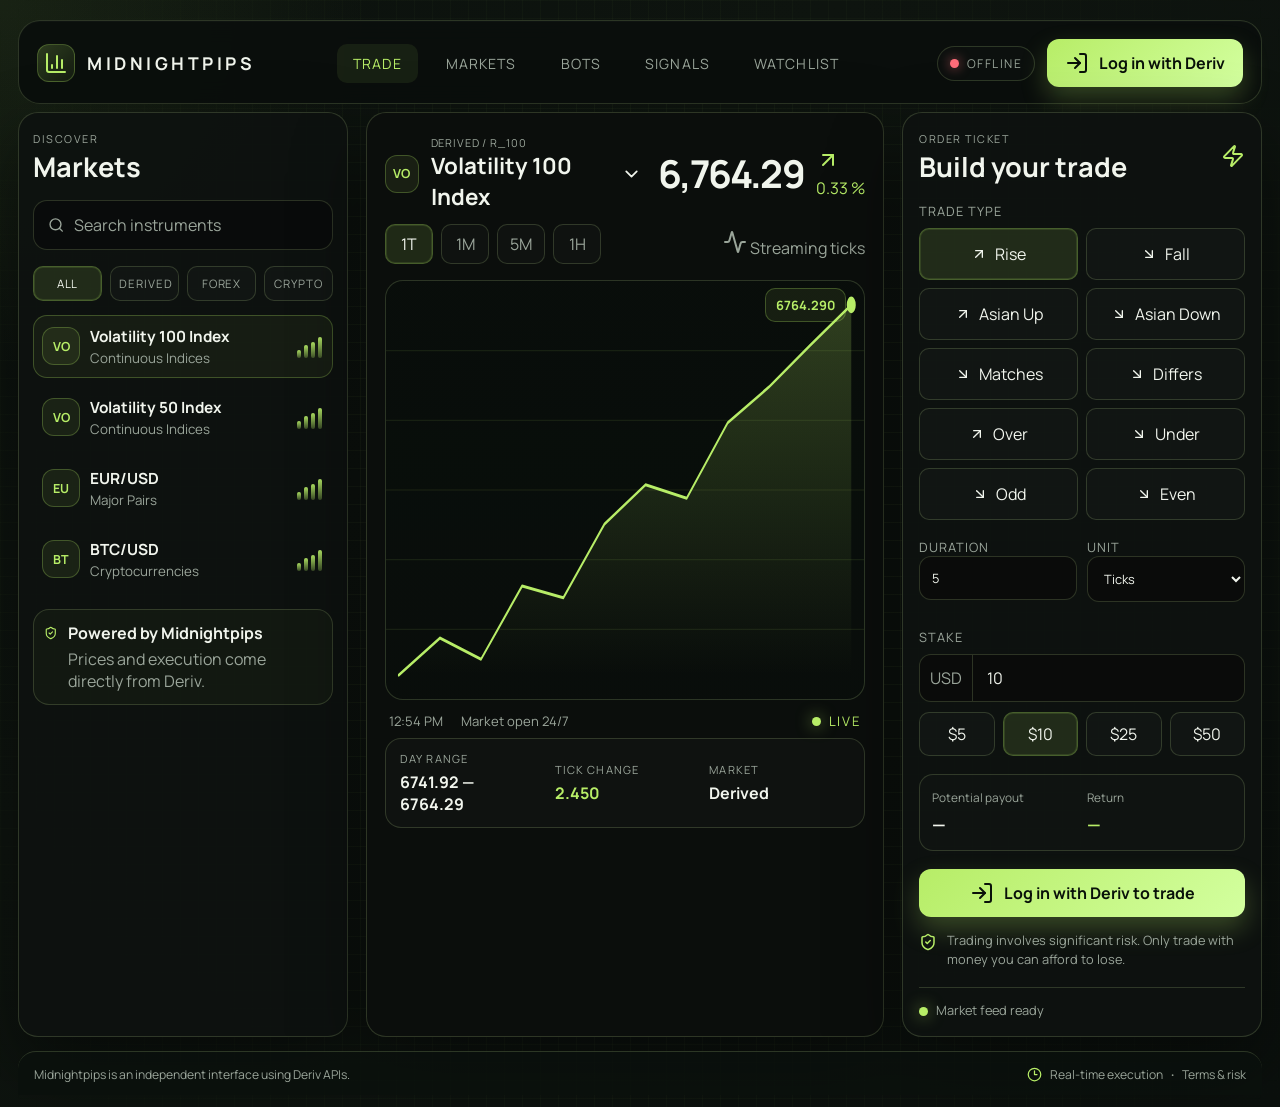
<file: index.html>
<!DOCTYPE html>
<html lang="en">
    <head>
        <meta charSet="utf-8"/>
        <!-- This site is hosted on Netlify. Anyone can build and deploy a site
     like this one for free: https://netlify.new/?utm_campaign=ai-legible&utm_source=comment&utm_medium=referral&utm_id=6710218b-d11c-489d-8c86-8cb80f15d313
     Netlify hosting facts for this site: static/SSR served via Netlify Edge. -->
        <meta name="hosting-provider" content="Netlify">
        <meta name="netlify-deploy" content="https://netlify.new/?utm_campaign=ai-legible&amp;utm_source=meta&amp;utm_medium=referral&amp;utm_id=6710218b-d11c-489d-8c86-8cb80f15d313">
        <meta name="viewport" content="width=device-width, initial-scale=1"/>
        <link rel="stylesheet" href="assets/index-DjKOMQ6G.css" type="text/css" data-precedence="default"/>
        <title>Midnightpips — Deriv Trading Terminal</title>
        <meta name="description" content="Explore Deriv markets, price options contracts, and trade from one focused terminal."/>
        <meta name="theme-color" content="#111310"/>
        <link rel="modulepreload" href="./assets/index-CjV58bTu.js"/>
        <link rel="modulepreload" href="./assets/index-DyI4Rr6x.js"/>
        <link rel="preconnect" href="https://fonts.googleapis.com"/>
        <link rel="preconnect" href="https://fonts.gstatic.com" crossorigin="anonymous"/>
        <link href="https://fonts.googleapis.com/css2?family=DM+Mono:wght@400;500&amp;family=Manrope:wght@400;500;600;700&amp;display=swap" rel="stylesheet"/>
    </head>
    <body>
        <div class="mobile-nav-overlay" aria-hidden="true"></div>
        <!--$-->
        <main class="terminal-shell">
            <div class="ambient-grid"></div>
            <header class="topbar">
                <button class="mobile-trigger" aria-label="Open markets">
                    <svg xmlns="http://www.w3.org/2000/svg" width="24" height="24" viewBox="0 0 24 24" fill="none" stroke="currentColor" stroke-width="2" stroke-linecap="round" stroke-linejoin="round" class="lucide lucide-menu" aria-hidden="true">
                        <path d="M4 5h16"></path>
                        <path d="M4 12h16"></path>
                        <path d="M4 19h16"></path>
                    </svg>
                </button>
                <a class="brand" href="/">
                    <span class="brand-mark">
                        <svg xmlns="http://www.w3.org/2000/svg" width="24" height="24" viewBox="0 0 24 24" fill="none" stroke="currentColor" stroke-width="2" stroke-linecap="round" stroke-linejoin="round" class="lucide lucide-chart-column" aria-hidden="true">
                            <path d="M3 3v16a2 2 0 0 0 2 2h16"></path>
                            <path d="M18 17V9"></path>
                            <path d="M13 17V5"></path>
                            <path d="M8 17v-3"></path>
                        </svg>
                    </span>
                    MIDNIGHTPIPS
                </a>
                <nav>
                    <a class="active" href="#terminal">Trade</a>
                    <a href="#markets">Markets</a>
                    <a href="bots.html">Bots</a>
                    <a href="signals.html">Signals</a>
                    <a href="watchlist.html">Watchlist</a>
                </nav>
                <div class="top-actions">
                    <div class="connection ">
                        <i></i>
                        OFFLINE
                    </div>
                    <button class="login-button">
                        <svg xmlns="http://www.w3.org/2000/svg" width="24" height="24" viewBox="0 0 24 24" fill="none" stroke="currentColor" stroke-width="2" stroke-linecap="round" stroke-linejoin="round" class="lucide lucide-log-in" aria-hidden="true">
                            <path d="m10 17 5-5-5-5"></path>
                            <path d="M15 12H3"></path>
                            <path d="M15 3h4a2 2 0 0 1 2 2v14a2 2 0 0 1-2 2h-4"></path>
                        </svg>
                        <span>Log in with Deriv</span>
                    </button>
                </div>
            </header>
            <div class="workspace" id="terminal">
                <aside class="market-rail " id="markets">
                    <div class="rail-head">
                        <div>
                            <span class="eyebrow">DISCOVER</span>
                            <h2>Markets</h2>
                        </div>
                        <button class="close-mobile">
                            <svg xmlns="http://www.w3.org/2000/svg" width="24" height="24" viewBox="0 0 24 24" fill="none" stroke="currentColor" stroke-width="2" stroke-linecap="round" stroke-linejoin="round" class="lucide lucide-x" aria-hidden="true">
                                <path d="M18 6 6 18"></path>
                                <path d="m6 6 12 12"></path>
                            </svg>
                        </button>
                    </div>
                    <label class="search">
                        <svg xmlns="http://www.w3.org/2000/svg" width="24" height="24" viewBox="0 0 24 24" fill="none" stroke="currentColor" stroke-width="2" stroke-linecap="round" stroke-linejoin="round" class="lucide lucide-search" aria-hidden="true">
                            <path d="m21 21-4.34-4.34"></path>
                            <circle cx="11" cy="11" r="8"></circle>
                        </svg>
                        <input placeholder="Search instruments" value=""/>
                    </label>
                    <div class="market-tabs">
                        <button class="selected">All</button>
                        <button class="">Derived</button>
                        <button class="">Forex</button>
                        <button class="">Crypto</button>
                    </div>
                    <div class="symbol-list">
                        <button class="symbol active">
                            <span class="symbol-icon">VO</span>
                            <span class="symbol-copy">
                                <strong>Volatility 100 Index</strong>
                                <small>Continuous Indices</small>
                            </span>
                            <span class="mini-bars">
                                <i></i>
                                <i></i>
                                <i></i>
                                <i></i>
                            </span>
                        </button>
                        <button class="symbol">
                            <span class="symbol-icon">VO</span>
                            <span class="symbol-copy">
                                <strong>Volatility 50 Index</strong>
                                <small>Continuous Indices</small>
                            </span>
                            <span class="mini-bars">
                                <i></i>
                                <i></i>
                                <i></i>
                                <i></i>
                            </span>
                        </button>
                        <button class="symbol">
                            <span class="symbol-icon">EU</span>
                            <span class="symbol-copy">
                                <strong>EUR/USD</strong>
                                <small>Major Pairs</small>
                            </span>
                            <span class="mini-bars">
                                <i></i>
                                <i></i>
                                <i></i>
                                <i></i>
                            </span>
                        </button>
                        <button class="symbol">
                            <span class="symbol-icon">BT</span>
                            <span class="symbol-copy">
                                <strong>BTC/USD</strong>
                                <small>Cryptocurrencies</small>
                            </span>
                            <span class="mini-bars">
                                <i></i>
                                <i></i>
                                <i></i>
                                <i></i>
                            </span>
                        </button>
                    </div>
                    <div class="rail-note">
                        <svg xmlns="http://www.w3.org/2000/svg" width="24" height="24" viewBox="0 0 24 24" fill="none" stroke="currentColor" stroke-width="2" stroke-linecap="round" stroke-linejoin="round" class="lucide lucide-shield-check" aria-hidden="true">
                            <path d="M20 13c0 5-3.5 7.5-7.66 8.95a1 1 0 0 1-.67-.01C7.5 20.5 4 18 4 13V6a1 1 0 0 1 1-1c2 0 4.5-1.2 6.24-2.72a1.17 1.17 0 0 1 1.52 0C14.51 3.81 17 5 19 5a1 1 0 0 1 1 1z"></path>
                            <path d="m9 12 2 2 4-4"></path>
                        </svg>
                        <span>
                            <strong>Powered by Midnightpips</strong>
                            Prices and execution come directly from Deriv.
                        </span>
                    </div>
                </aside>
                <section class="chart-panel">
                    <div class="instrument-head">
                        <button class="instrument-title">
                            <span class="asset-badge">VO</span>
                            <span>
                                <small>Derived<!-- --> / <!-- -->R_100</small>
                                <strong>Volatility 100 Index</strong>
                            </span>
                            <svg xmlns="http://www.w3.org/2000/svg" width="24" height="24" viewBox="0 0 24 24" fill="none" stroke="currentColor" stroke-width="2" stroke-linecap="round" stroke-linejoin="round" class="lucide lucide-chevron-down" aria-hidden="true">
                                <path d="m6 9 6 6 6-6"></path>
                            </svg>
                        </button>
                        <div class="market-price">
                            <strong>6,764.29</strong>
                            <span class="up">
                                <svg xmlns="http://www.w3.org/2000/svg" width="24" height="24" viewBox="0 0 24 24" fill="none" stroke="currentColor" stroke-width="2" stroke-linecap="round" stroke-linejoin="round" class="lucide lucide-arrow-up-right" aria-hidden="true">
                                    <path d="M7 7h10v10"></path>
                                    <path d="M7 17 17 7"></path>
                                </svg>
                                0.33
                                <!-- -->
                                %
                            </span>
                        </div>
                    </div>
                    <div class="chart-tools">
                        <div>
                            <button class="active">1T</button>
                            <button>1M</button>
                            <button>5M</button>
                            <button>1H</button>
                        </div>
                        <span>
                            <svg xmlns="http://www.w3.org/2000/svg" width="24" height="24" viewBox="0 0 24 24" fill="none" stroke="currentColor" stroke-width="2" stroke-linecap="round" stroke-linejoin="round" class="lucide lucide-activity" aria-hidden="true">
                                <path d="M22 12h-2.48a2 2 0 0 0-1.93 1.46l-2.35 8.36a.25.25 0 0 1-.48 0L9.24 2.18a.25.25 0 0 0-.48 0l-2.35 8.36A2 2 0 0 1 4.49 12H2"></path>
                            </svg>
                            Streaming ticks
                        </span>
                    </div>
                    <div class="price-chart">
                        <svg viewBox="0 0 900 420" preserveAspectRatio="none" aria-label="Live price chart">
                            <defs>
                                <linearGradient id="area" x1="0" y1="0" x2="0" y2="1">
                                    <stop offset="0" stop-color="#b7ed67" stop-opacity=".22"></stop>
                                    <stop offset="1" stop-color="#b7ed67" stop-opacity="0"></stop>
                                </linearGradient>
                            </defs>
                            <line x1="0" x2="900" y1="70" y2="70" class="gridline"></line>
                            <line x1="0" x2="900" y1="140" y2="140" class="gridline"></line>
                            <line x1="0" x2="900" y1="210" y2="210" class="gridline"></line>
                            <line x1="0" x2="900" y1="280" y2="280" class="gridline"></line>
                            <line x1="0" x2="900" y1="350" y2="350" class="gridline"></line>
                            <polygon points="24,396 24,396 101.45454545454545,358.7501117568206 178.9090909090909,380.0357621814924 256.3636363636364,306.36745641483543 333.8181818181818,318.3406347787199 411.27272727272725,244.33974072418525 488.7272727272727,204.7617344658015 566.1818181818181,218.23156012517342 643.6363636363636,142.23513634331206 721.0909090909091,106.48189539562014 798.5454545454545,64.7420652659784 876,24 876,396" fill="url(#area)"></polygon>
                            <polyline points="24,396 101.45454545454545,358.7501117568206 178.9090909090909,380.0357621814924 256.3636363636364,306.36745641483543 333.8181818181818,318.3406347787199 411.27272727272725,244.33974072418525 488.7272727272727,204.7617344658015 566.1818181818181,218.23156012517342 643.6363636363636,142.23513634331206 721.0909090909091,106.48189539562014 798.5454545454545,64.7420652659784 876,24" class="chartline positive"></polyline>
                            <circle cx="876" cy="24" r="7" class="chart-dot positive"></circle>
                        </svg>
                        <div class="price-flag" style="top:5.714285714285714%">6764.290</div>
                    </div>
                    <div class="chart-footer">
                        <span>12:54 PM</span>
                        <span>Market open 24/7</span>
                        <span class="live-label">
                            <i></i>
                            LIVE
                        </span>
                    </div>
                    <div class="market-strip">
                        <div>
                            <span>DAY RANGE</span>
                            <strong>6741.92<!-- --> — <!-- -->6764.29</strong>
                        </div>
                        <div>
                            <span>TICK CHANGE</span>
                            <strong class="up">2.450</strong>
                        </div>
                        <div>
                            <span>MARKET</span>
                            <strong>Derived</strong>
                        </div>
                    </div>
                </section>
                <aside class="trade-ticket">
                    <div class="ticket-head">
                        <div>
                            <span class="eyebrow">ORDER TICKET</span>
                            <h2>Build your trade</h2>
                        </div>
                        <svg xmlns="http://www.w3.org/2000/svg" width="24" height="24" viewBox="0 0 24 24" fill="none" stroke="currentColor" stroke-width="2" stroke-linecap="round" stroke-linejoin="round" class="lucide lucide-zap" aria-hidden="true">
                            <path d="M4 14a1 1 0 0 1-.78-1.63l9.9-10.2a.5.5 0 0 1 .86.46l-1.92 6.02A1 1 0 0 0 13 10h7a1 1 0 0 1 .78 1.63l-9.9 10.2a.5.5 0 0 1-.86-.46l1.92-6.02A1 1 0 0 0 11 14z"></path>
                        </svg>
                    </div>
                    <div class="field-block">
                        <label>Trade type</label>
                        <div class="contract-grid">
                            <button class="active">
                                <svg xmlns="http://www.w3.org/2000/svg" width="24" height="24" viewBox="0 0 24 24" fill="none" stroke="currentColor" stroke-width="2" stroke-linecap="round" stroke-linejoin="round" class="lucide lucide-arrow-up-right" aria-hidden="true">
                                    <path d="M7 7h10v10"></path>
                                    <path d="M7 17 17 7"></path>
                                </svg>
                                <span>Rise</span>
                            </button>
                            <button class="">
                                <svg xmlns="http://www.w3.org/2000/svg" width="24" height="24" viewBox="0 0 24 24" fill="none" stroke="currentColor" stroke-width="2" stroke-linecap="round" stroke-linejoin="round" class="lucide lucide-arrow-down-right" aria-hidden="true">
                                    <path d="m7 7 10 10"></path>
                                    <path d="M17 7v10H7"></path>
                                </svg>
                                <span>Fall</span>
                            </button>
                            <button class="">
                                <svg xmlns="http://www.w3.org/2000/svg" width="24" height="24" viewBox="0 0 24 24" fill="none" stroke="currentColor" stroke-width="2" stroke-linecap="round" stroke-linejoin="round" class="lucide lucide-arrow-up-right" aria-hidden="true">
                                    <path d="M7 7h10v10"></path>
                                    <path d="M7 17 17 7"></path>
                                </svg>
                                <span>Asian Up</span>
                            </button>
                            <button class="">
                                <svg xmlns="http://www.w3.org/2000/svg" width="24" height="24" viewBox="0 0 24 24" fill="none" stroke="currentColor" stroke-width="2" stroke-linecap="round" stroke-linejoin="round" class="lucide lucide-arrow-down-right" aria-hidden="true">
                                    <path d="m7 7 10 10"></path>
                                    <path d="M17 7v10H7"></path>
                                </svg>
                                <span>Asian Down</span>
                            </button>
                            <button class="">
                                <svg xmlns="http://www.w3.org/2000/svg" width="24" height="24" viewBox="0 0 24 24" fill="none" stroke="currentColor" stroke-width="2" stroke-linecap="round" stroke-linejoin="round" class="lucide lucide-arrow-down-right" aria-hidden="true">
                                    <path d="m7 7 10 10"></path>
                                    <path d="M17 7v10H7"></path>
                                </svg>
                                <span>Matches</span>
                            </button>
                            <button class="">
                                <svg xmlns="http://www.w3.org/2000/svg" width="24" height="24" viewBox="0 0 24 24" fill="none" stroke="currentColor" stroke-width="2" stroke-linecap="round" stroke-linejoin="round" class="lucide lucide-arrow-down-right" aria-hidden="true">
                                    <path d="m7 7 10 10"></path>
                                    <path d="M17 7v10H7"></path>
                                </svg>
                                <span>Differs</span>
                            </button>
                            <button class="">
                                <svg xmlns="http://www.w3.org/2000/svg" width="24" height="24" viewBox="0 0 24 24" fill="none" stroke="currentColor" stroke-width="2" stroke-linecap="round" stroke-linejoin="round" class="lucide lucide-arrow-up-right" aria-hidden="true">
                                    <path d="M7 7h10v10"></path>
                                    <path d="M7 17 17 7"></path>
                                </svg>
                                <span>Over</span>
                            </button>
                            <button class="">
                                <svg xmlns="http://www.w3.org/2000/svg" width="24" height="24" viewBox="0 0 24 24" fill="none" stroke="currentColor" stroke-width="2" stroke-linecap="round" stroke-linejoin="round" class="lucide lucide-arrow-down-right" aria-hidden="true">
                                    <path d="m7 7 10 10"></path>
                                    <path d="M17 7v10H7"></path>
                                </svg>
                                <span>Under</span>
                            </button>
                            <button class="">
                                <svg xmlns="http://www.w3.org/2000/svg" width="24" height="24" viewBox="0 0 24 24" fill="none" stroke="currentColor" stroke-width="2" stroke-linecap="round" stroke-linejoin="round" class="lucide lucide-arrow-down-right" aria-hidden="true">
                                    <path d="m7 7 10 10"></path>
                                    <path d="M17 7v10H7"></path>
                                </svg>
                                <span>Odd</span>
                            </button>
                            <button class="">
                                <svg xmlns="http://www.w3.org/2000/svg" width="24" height="24" viewBox="0 0 24 24" fill="none" stroke="currentColor" stroke-width="2" stroke-linecap="round" stroke-linejoin="round" class="lucide lucide-arrow-down-right" aria-hidden="true">
                                    <path d="m7 7 10 10"></path>
                                    <path d="M17 7v10H7"></path>
                                </svg>
                                <span>Even</span>
                            </button>
                        </div>
                    </div>
                    <div class="field-block split">
                        <label>
                            Duration<input type="number" min="1" value="5"/>
                        </label>
                        <label>
                            Unit
                            <select>
                                <option value="t" selected="">Ticks</option>
                                <option value="m">Minutes</option>
                                <option value="h">Hours</option>
                                <option value="d">Days</option>
                            </select>
                        </label>
                    </div>
                    <div class="field-block">
                        <label>Stake</label>
                        <div class="money-input">
                            <span>USD</span>
                            <input type="number" min="0.35" step="0.01" value="10"/>
                        </div>
                        <div class="quick-stakes">
                            <button class="">$<!-- -->5</button>
                            <button class="active">$<!-- -->10</button>
                            <button class="">$<!-- -->25</button>
                            <button class="">$<!-- -->50</button>
                        </div>
                    </div>
                    <div class="payout-card">
                        <div>
                            <span>Potential payout</span>
                            <strong>—</strong>
                        </div>
                        <div>
                            <span>Return</span>
                            <strong class="up">—</strong>
                        </div>
                    </div>
                    <button class="buy-button">
                        <svg xmlns="http://www.w3.org/2000/svg" width="24" height="24" viewBox="0 0 24 24" fill="none" stroke="currentColor" stroke-width="2" stroke-linecap="round" stroke-linejoin="round" class="lucide lucide-log-in" aria-hidden="true">
                            <path d="m10 17 5-5-5-5"></path>
                            <path d="M15 12H3"></path>
                            <path d="M15 3h4a2 2 0 0 1 2 2v14a2 2 0 0 1-2 2h-4"></path>
                        </svg>
                        Log in with Deriv to trade
                    </button>
                    <p class="risk-copy">
                        <svg xmlns="http://www.w3.org/2000/svg" width="24" height="24" viewBox="0 0 24 24" fill="none" stroke="currentColor" stroke-width="2" stroke-linecap="round" stroke-linejoin="round" class="lucide lucide-shield-check" aria-hidden="true">
                            <path d="M20 13c0 5-3.5 7.5-7.66 8.95a1 1 0 0 1-.67-.01C7.5 20.5 4 18 4 13V6a1 1 0 0 1 1-1c2 0 4.5-1.2 6.24-2.72a1.17 1.17 0 0 1 1.52 0C14.51 3.81 17 5 19 5a1 1 0 0 1 1 1z"></path>
                            <path d="m9 12 2 2 4-4"></path>
                        </svg>
                        Trading involves significant risk. Only trade with money you can afford to lose.
                    </p>
                    <div class="status-line">
                        <i class=""></i>
                        <span>Connecting to Deriv market feed…</span>
                    </div>
                </aside>
            </div>
            <footer>
                <span>Midnightpips is an independent interface using Deriv APIs.</span>
                <span>
                    <svg xmlns="http://www.w3.org/2000/svg" width="24" height="24" viewBox="0 0 24 24" fill="none" stroke="currentColor" stroke-width="2" stroke-linecap="round" stroke-linejoin="round" class="lucide lucide-clock3 lucide-clock-3" aria-hidden="true">
                        <circle cx="12" cy="12" r="10"></circle>
                        <path d="M12 6v6h4"></path>
                    </svg>
                    Real-time execution <b>·</b>
                    <a href="https://deriv.com/terms-and-conditions/" target="_blank" rel="noreferrer">Terms &amp; risk</a>
                </span>
            </footer>
        </main>
        <script>
            const nav = document.querySelector('.topbar nav');
            const trigger = document.querySelector('.mobile-trigger');
            const overlay = document.querySelector('.mobile-nav-overlay');
            const closeNav = () => {
                document.body.classList.remove('nav-open');
                nav && nav.classList.remove('open');
                overlay && overlay.classList.remove('visible');
            };
            const toggleNav = () => {
                if (!nav) return;
                const isOpen = nav.classList.toggle('open');
                document.body.classList.toggle('nav-open', isOpen);
                overlay && overlay.classList.toggle('visible', isOpen);
            };
            if (trigger && nav) {
                trigger.addEventListener('click', toggleNav);
                overlay && overlay.addEventListener('click', closeNav);
                nav.querySelectorAll('a').forEach((link) => link.addEventListener('click', closeNav));
                document.addEventListener('keydown', (event) => {
                    if (event.key === 'Escape') closeNav();
                });
                window.addEventListener('resize', () => {
                    if (window.innerWidth > 720) closeNav();
                });
            }
        </script>
        <script src="./assets/index-CjV58bTu.js"></script>
        <script>
            (function(t) {
                let s;
                try {
                    s = JSON.parse(sessionStorage.getItem(t.storageKey) || "{}")
                } catch (e) {
                    console.error(e);
                    return
                }
                const c = t.key || window.history.state?.__TSR_key
                  , r = c ? s[c] : void 0;
                if (t.shouldScrollRestoration && r && typeof r == "object" && Object.keys(r).length > 0) {
                    for (const e in r) {
                        const o = r[e];
                        if (!o || typeof o != "object")
                            continue;
                        const l = o.scrollX
                          , i = o.scrollY;
                        if (!(!Number.isFinite(l) || !Number.isFinite(i))) {
                            if (e === "window")
                                window.scrollTo({
                                    top: i,
                                    left: l,
                                    behavior: t.behavior
                                });
                            else if (e) {
                                let n;
                                try {
                                    n = document.querySelector(e)
                                } catch {
                                    continue
                                }
                                n && (n.scrollLeft = l,
                                n.scrollTop = i)
                            }
                        }
                    }
                    return
                }
                const a = window.location.hash.split("#", 2)[1];
                if (a) {
                    const e = window.history.state?.__hashScrollIntoViewOptions ?? !0;
                    if (e) {
                        const o = document.getElementById(a);
                        o && o.scrollIntoView(e)
                    }
                    return
                }
                window.scrollTo({
                    top: 0,
                    left: 0,
                    behavior: t.behavior
                })
            }
            )({
                "storageKey": "tsr-scroll-restoration-v1_3",
                "shouldScrollRestoration": true
            });
            document.currentScript.remove()
        </script>
        <!--/$-->
        <script class="$tsr" id="$tsr-stream-barrier">
            (self.$R = self.$R || {})["tsr"] = [];
            self.$_TSR = {
                h() {
                    this.hydrated = !0,
                    this.c()
                },
                e() {
                    this.streamEnded = !0,
                    this.c()
                },
                c() {
                    this.hydrated && this.streamEnded && (delete self.$_TSR,
                    delete self.$R.tsr)
                },
                p(e) {
                    this.initialized ? e() : this.buffer.push(e)
                },
                buffer: []
            };
            $_TSR.router = ($R => $R[0] = {
                manifest: $R[1] = {
                    routes: $R[2] = {
                        __root__: $R[3] = {
                            preloads: $R[4] = ["./assets/index-CjV58bTu.js"],
                            assets: $R[5] = [$R[6] = {
                                tag: "link",
                                attrs: $R[7] = {
                                    rel: "stylesheet",
                                    href: "./assets/index-DjKOMQ6G.css",
                                    type: "text/css"
                                }
                            }, $R[8] = {
                                tag: "script",
                                attrs: $R[9] = {
                                    type: "module",
                                    async: !0
                                },
                                children: "import(\"./assets/index-CjV58bTu.js\")"
                            }]
                        },
                        "/": $R[10] = {
                            preloads: $R[11] = ["./assets/index-DyI4Rr6x.js"]
                        }
                    }
                },
                matches: $R[12] = [$R[13] = {
</file>
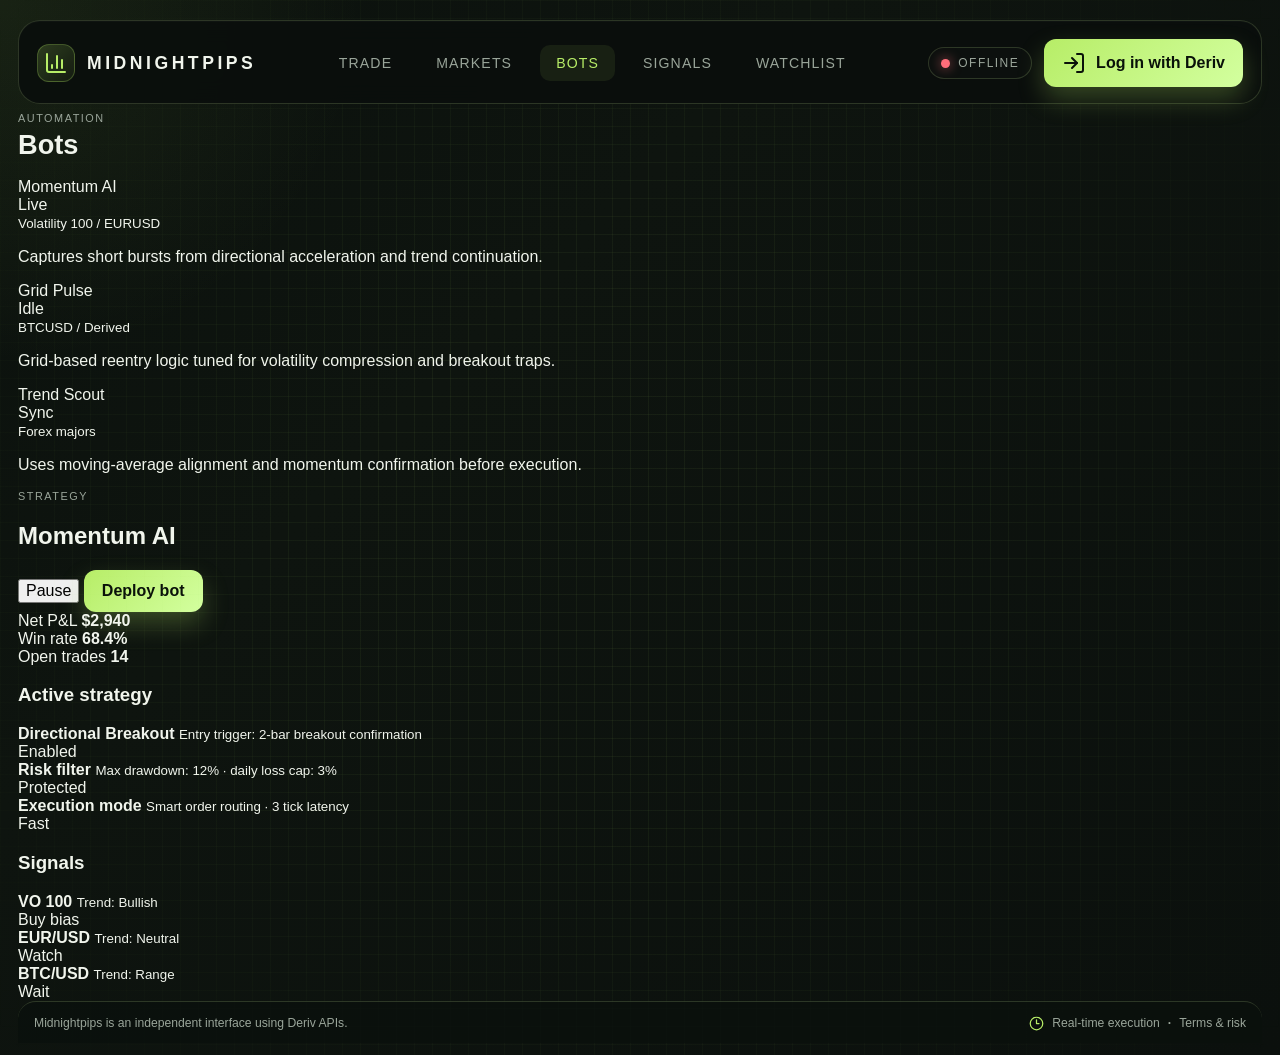
<file: bots.html>
<!DOCTYPE html>
<html lang="en">
  <head>
    <meta charset="utf-8" />
    <meta name="viewport" content="width=device-width, initial-scale=1" />
    <title>Midnightpips — Bots</title>
    <meta name="description" content="Manage intelligent trading bots and automated strategies." />
    <meta name="theme-color" content="#111310" />
    <link rel="stylesheet" href="./assets/index-DjKOMQ6G.css" type="text/css" />
  </head>
  <body>
    <div class="mobile-nav-overlay" aria-hidden="true"></div>
    <main class="terminal-shell">
      <div class="ambient-grid"></div>
      <header class="topbar">
        <button class="mobile-trigger" aria-label="Open markets">
          <svg xmlns="http://www.w3.org/2000/svg" width="24" height="24" viewBox="0 0 24 24" fill="none" stroke="currentColor" stroke-width="2" stroke-linecap="round" stroke-linejoin="round" class="lucide lucide-menu" aria-hidden="true">
            <path d="M4 5h16"></path>
            <path d="M4 12h16"></path>
            <path d="M4 19h16"></path>
          </svg>
        </button>
        <a class="brand" href="/">
          <span class="brand-mark">
            <svg xmlns="http://www.w3.org/2000/svg" width="24" height="24" viewBox="0 0 24 24" fill="none" stroke="currentColor" stroke-width="2" stroke-linecap="round" stroke-linejoin="round" class="lucide lucide-chart-column" aria-hidden="true">
              <path d="M3 3v16a2 2 0 0 0 2 2h16"></path>
              <path d="M18 17V9"></path>
              <path d="M13 17V5"></path>
              <path d="M8 17v-3"></path>
            </svg>
          </span>
          MIDNIGHTPIPS
        </a>
        <nav>
          <a href="index.html#terminal">Trade</a>
          <a href="index.html#markets">Markets</a>
          <a class="active" href="bots.html">Bots</a>
          <a href="signals.html">Signals</a>
          <a href="watchlist.html">Watchlist</a>
        </nav>
        <div class="top-actions">
          <div class="connection ">
            <i></i>
            OFFLINE
          </div>
          <button class="login-button">
            <svg xmlns="http://www.w3.org/2000/svg" width="24" height="24" viewBox="0 0 24 24" fill="none" stroke="currentColor" stroke-width="2" stroke-linecap="round" stroke-linejoin="round" class="lucide lucide-log-in" aria-hidden="true">
              <path d="m10 17 5-5-5-5"></path>
              <path d="M15 12H3"></path>
              <path d="M15 3h4a2 2 0 0 1 2 2v14a2 2 0 0 1-2 2h-4"></path>
            </svg>
            <span>Log in with Deriv</span>
          </button>
        </div>
      </header>

      <div class="bots-shell">
        <aside class="bots-aside">
          <div class="rail-head">
            <div>
              <span class="eyebrow">AUTOMATION</span>
              <h2>Bots</h2>
            </div>
          </div>

          <div class="bot-list">
            <div class="bot-card active">
              <div class="bot-card-header">
                <div class="bot-name">
                  <span class="bot-dot"></span>
                  <span>Momentum AI</span>
                </div>
                <span class="bot-status">Live</span>
              </div>
              <small>Volatility 100 / EURUSD</small>
              <p>Captures short bursts from directional acceleration and trend continuation.</p>
            </div>

            <div class="bot-card">
              <div class="bot-card-header">
                <div class="bot-name">
                  <span class="bot-dot"></span>
                  <span>Grid Pulse</span>
                </div>
                <span class="bot-status">Idle</span>
              </div>
              <small>BTCUSD / Derived</small>
              <p>Grid-based reentry logic tuned for volatility compression and breakout traps.</p>
            </div>

            <div class="bot-card">
              <div class="bot-card-header">
                <div class="bot-name">
                  <span class="bot-dot"></span>
                  <span>Trend Scout</span>
                </div>
                <span class="bot-status">Sync</span>
              </div>
              <small>Forex majors</small>
              <p>Uses moving-average alignment and momentum confirmation before execution.</p>
            </div>
          </div>
        </aside>

        <section class="bots-main">
          <div class="bot-header">
            <div>
              <span class="eyebrow">STRATEGY</span>
              <h1>Momentum AI</h1>
            </div>
            <div class="bot-actions">
              <button class="secondary-button">Pause</button>
              <button class="login-button">Deploy bot</button>
            </div>
          </div>

          <div class="bot-stats">
            <div class="stat-box">
              <span>Net P&amp;L</span>
              <strong>$2,940</strong>
            </div>
            <div class="stat-box">
              <span>Win rate</span>
              <strong>68.4%</strong>
            </div>
            <div class="stat-box">
              <span>Open trades</span>
              <strong>14</strong>
            </div>
          </div>

          <div class="bot-layout">
            <div class="panel-box">
              <h3>Active strategy</h3>
              <div class="strategy-row">
                <div class="strategy-meta">
                  <strong>Directional Breakout</strong>
                  <small>Entry trigger: 2-bar breakout confirmation</small>
                </div>
                <span class="pill">Enabled</span>
              </div>
              <div class="strategy-row">
                <div class="strategy-meta">
                  <strong>Risk filter</strong>
                  <small>Max drawdown: 12% · daily loss cap: 3%</small>
                </div>
                <span class="pill">Protected</span>
              </div>
              <div class="strategy-row">
                <div class="strategy-meta">
                  <strong>Execution mode</strong>
                  <small>Smart order routing · 3 tick latency</small>
                </div>
                <span class="pill">Fast</span>
              </div>
            </div>

            <div class="panel-box">
              <h3>Signals</h3>
              <div class="strategy-row">
                <div class="strategy-meta">
                  <strong>VO 100</strong>
                  <small>Trend: Bullish</small>
                </div>
                <span class="pill">Buy bias</span>
              </div>
              <div class="strategy-row">
                <div class="strategy-meta">
                  <strong>EUR/USD</strong>
                  <small>Trend: Neutral</small>
                </div>
                <span class="pill">Watch</span>
              </div>
              <div class="strategy-row">
                <div class="strategy-meta">
                  <strong>BTC/USD</strong>
                  <small>Trend: Range</small>
                </div>
                <span class="pill">Wait</span>
              </div>
            </div>
          </div>
        </section>
      </div>

      <footer>
        <span>Midnightpips is an independent interface using Deriv APIs.</span>
        <span>
          <svg xmlns="http://www.w3.org/2000/svg" width="24" height="24" viewBox="0 0 24 24" fill="none" stroke="currentColor" stroke-width="2" stroke-linecap="round" stroke-linejoin="round" class="lucide lucide-clock3" aria-hidden="true">
            <circle cx="12" cy="12" r="10"></circle>
            <path d="M12 6v6h4"></path>
          </svg>
          Real-time execution <b>·</b>
          <a href="https://deriv.com/terms-and-conditions/" target="_blank" rel="noreferrer">Terms &amp; risk</a>
        </span>
      </footer>
    </main>
    <script>
      const nav = document.querySelector('.topbar nav');
      const trigger = document.querySelector('.mobile-trigger');
      const overlay = document.querySelector('.mobile-nav-overlay');
      const closeNav = () => {
        document.body.classList.remove('nav-open');
        nav && nav.classList.remove('open');
        overlay && overlay.classList.remove('visible');
      };
      const toggleNav = () => {
        if (!nav) return;
        const isOpen = nav.classList.toggle('open');
        document.body.classList.toggle('nav-open', isOpen);
        overlay && overlay.classList.toggle('visible', isOpen);
      };
      if (trigger && nav) {
        trigger.addEventListener('click', toggleNav);
        overlay && overlay.addEventListener('click', closeNav);
        nav.querySelectorAll('a').forEach((link) => link.addEventListener('click', closeNav));
        document.addEventListener('keydown', (event) => {
          if (event.key === 'Escape') closeNav();
        });
        window.addEventListener('resize', () => {
          if (window.innerWidth > 720) closeNav();
        });
      }
    </script>
    <script src="./assets/index-CjV58bTu.js"></script>
  </body>
</html>
</file>
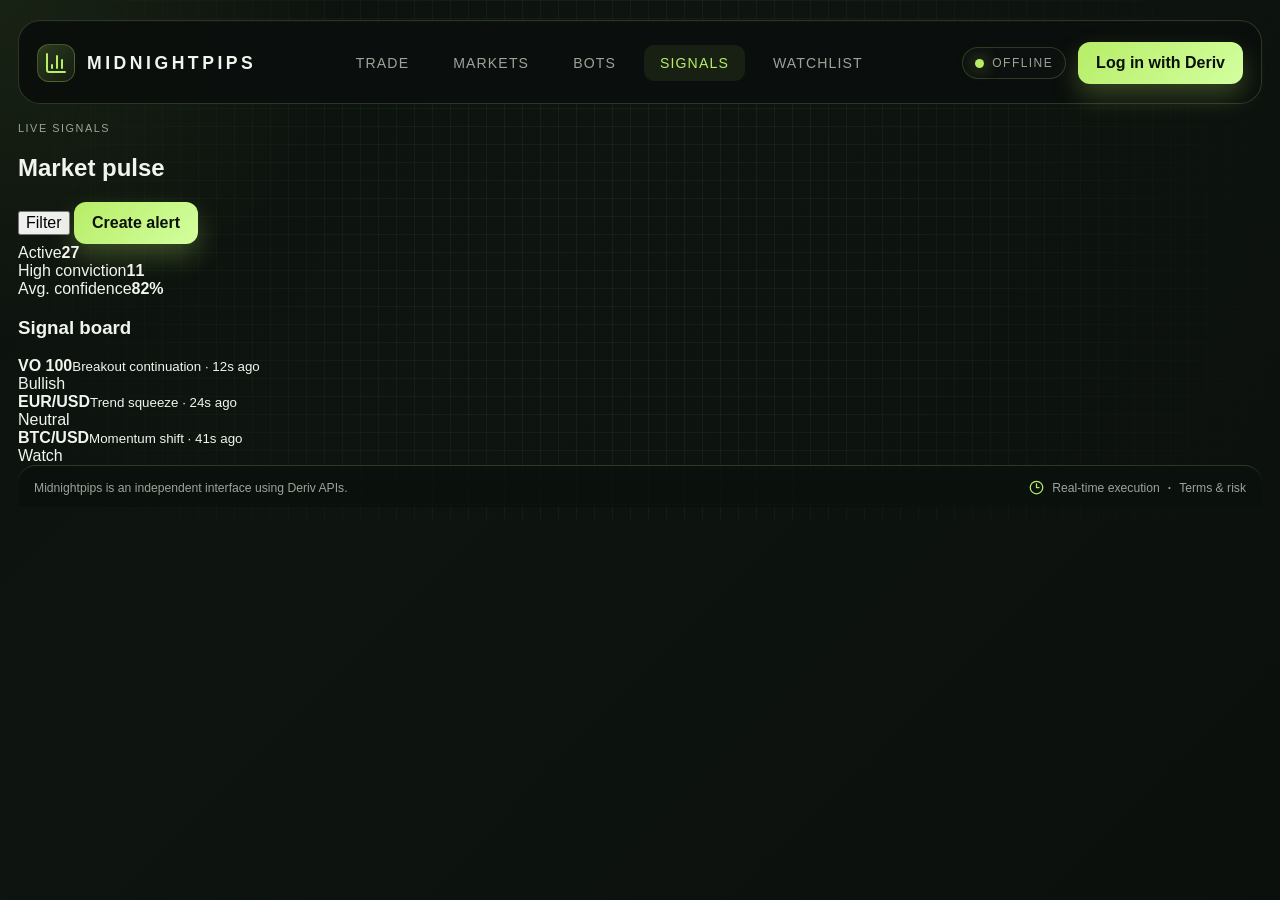
<file: signals.html>
<!DOCTYPE html>
<html lang="en">
  <head>
    <meta charset="utf-8" />
    <meta name="viewport" content="width=device-width, initial-scale=1" />
    <title>Midnightpips — Signals</title>
    <meta name="description" content="Track active trading signals and market setups." />
    <meta name="theme-color" content="#111310" />
    <link rel="stylesheet" href="./assets/index-DjKOMQ6G.css" type="text/css" />
  </head>
  <body>
    <div class="mobile-nav-overlay" aria-hidden="true"></div>
    <main class="terminal-shell">
      <div class="ambient-grid"></div>
      <header class="topbar">
        <button class="mobile-trigger" aria-label="Open menu">
          <svg xmlns="http://www.w3.org/2000/svg" width="24" height="24" viewBox="0 0 24 24" fill="none" stroke="currentColor" stroke-width="2" stroke-linecap="round" stroke-linejoin="round" class="lucide lucide-menu" aria-hidden="true">
            <path d="M4 5h16"></path>
            <path d="M4 12h16"></path>
            <path d="M4 19h16"></path>
          </svg>
        </button>
        <a class="brand" href="/">
          <span class="brand-mark">
            <svg xmlns="http://www.w3.org/2000/svg" width="24" height="24" viewBox="0 0 24 24" fill="none" stroke="currentColor" stroke-width="2" stroke-linecap="round" stroke-linejoin="round" class="lucide lucide-chart-column" aria-hidden="true">
              <path d="M3 3v16a2 2 0 0 0 2 2h16"></path>
              <path d="M18 17V9"></path>
              <path d="M13 17V5"></path>
              <path d="M8 17v-3"></path>
            </svg>
          </span>
          MIDNIGHTPIPS
        </a>
        <nav>
          <a href="index.html#terminal">Trade</a>
          <a href="index.html#markets">Markets</a>
          <a href="bots.html">Bots</a>
          <a class="active" href="signals.html">Signals</a>
          <a href="watchlist.html">Watchlist</a>
        </nav>
        <div class="top-actions">
          <div class="connection "><i></i> OFFLINE</div>
          <button class="login-button">Log in with Deriv</button>
        </div>
      </header>

      <section class="bots-main" style="margin-top:18px;">
        <div class="bot-header">
          <div>
            <span class="eyebrow">LIVE SIGNALS</span>
            <h1>Market pulse</h1>
          </div>
          <div class="bot-actions">
            <button class="secondary-button">Filter</button>
            <button class="login-button">Create alert</button>
          </div>
        </div>

        <div class="bot-stats">
          <div class="stat-box"><span>Active</span><strong>27</strong></div>
          <div class="stat-box"><span>High conviction</span><strong>11</strong></div>
          <div class="stat-box"><span>Avg. confidence</span><strong>82%</strong></div>
        </div>

        <div class="panel-box">
          <h3>Signal board</h3>
          <div class="strategy-row">
            <div class="strategy-meta"><strong>VO 100</strong><small>Breakout continuation · 12s ago</small></div>
            <span class="pill">Bullish</span>
          </div>
          <div class="strategy-row">
            <div class="strategy-meta"><strong>EUR/USD</strong><small>Trend squeeze · 24s ago</small></div>
            <span class="pill">Neutral</span>
          </div>
          <div class="strategy-row">
            <div class="strategy-meta"><strong>BTC/USD</strong><small>Momentum shift · 41s ago</small></div>
            <span class="pill">Watch</span>
          </div>
        </div>
      </section>

      <footer>
        <span>Midnightpips is an independent interface using Deriv APIs.</span>
        <span>
          <svg xmlns="http://www.w3.org/2000/svg" width="24" height="24" viewBox="0 0 24 24" fill="none" stroke="currentColor" stroke-width="2" stroke-linecap="round" stroke-linejoin="round" class="lucide lucide-clock3" aria-hidden="true">
            <circle cx="12" cy="12" r="10"></circle>
            <path d="M12 6v6h4"></path>
          </svg>
          Real-time execution <b>·</b>
          <a href="https://deriv.com/terms-and-conditions/" target="_blank" rel="noreferrer">Terms &amp; risk</a>
        </span>
      </footer>
    </main>
    <script>
      const nav = document.querySelector('.topbar nav');
      const trigger = document.querySelector('.mobile-trigger');
      const overlay = document.querySelector('.mobile-nav-overlay');
      const closeNav = () => {
        document.body.classList.remove('nav-open');
        nav && nav.classList.remove('open');
        overlay && overlay.classList.remove('visible');
      };
      const toggleNav = () => {
        if (!nav) return;
        const isOpen = nav.classList.toggle('open');
        document.body.classList.toggle('nav-open', isOpen);
        overlay && overlay.classList.toggle('visible', isOpen);
      };
      if (trigger && nav) {
        trigger.addEventListener('click', toggleNav);
        overlay && overlay.addEventListener('click', closeNav);
        nav.querySelectorAll('a').forEach((link) => link.addEventListener('click', closeNav));
        document.addEventListener('keydown', (event) => {
          if (event.key === 'Escape') closeNav();
        });
        window.addEventListener('resize', () => {
          if (window.innerWidth > 720) closeNav();
        });
      }
    </script>
  </body>
</html>
</file>
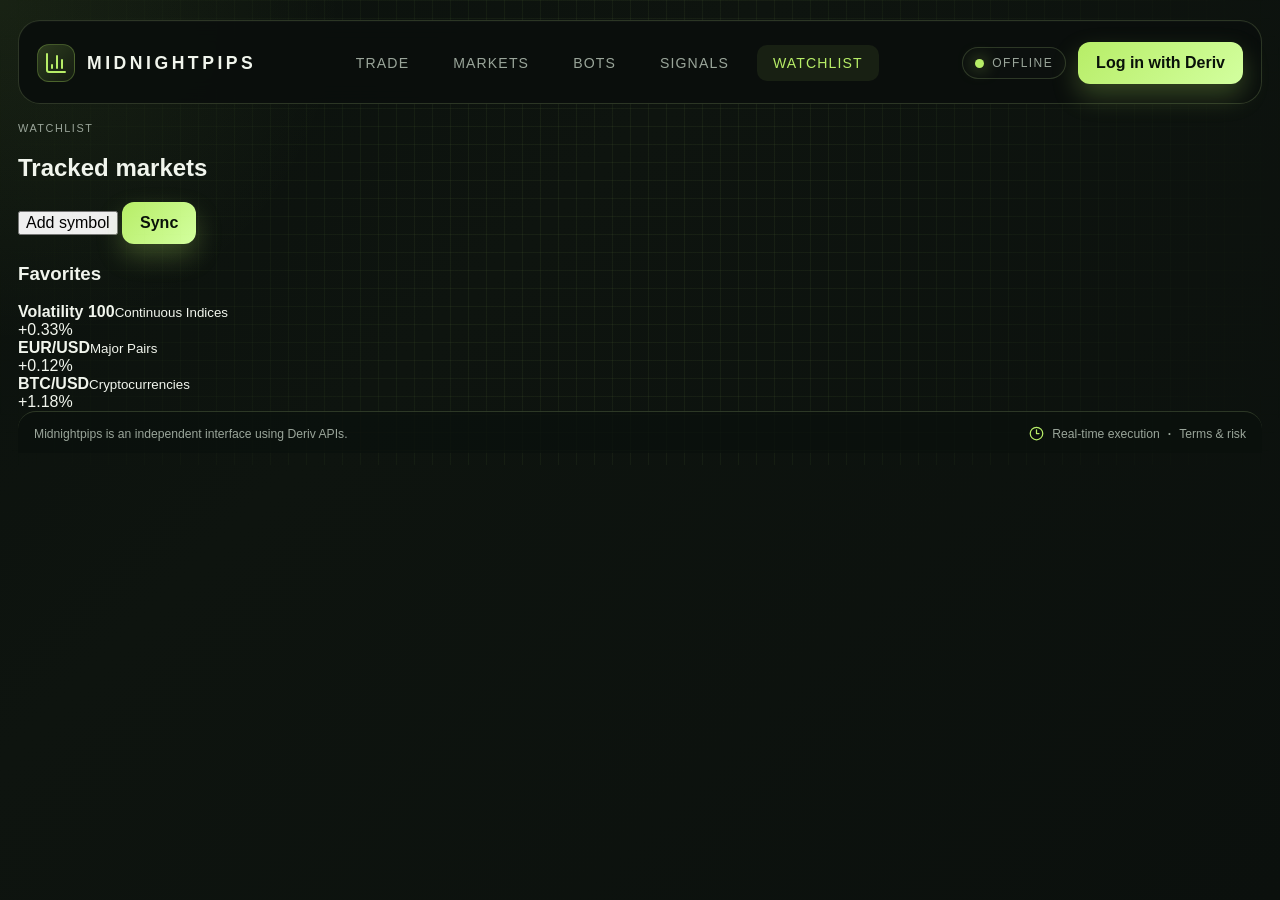
<file: watchlist.html>
<!DOCTYPE html>
<html lang="en">
  <head>
    <meta charset="utf-8" />
    <meta name="viewport" content="width=device-width, initial-scale=1" />
    <title>Midnightpips — Watchlist</title>
    <meta name="description" content="Monitor your preferred market watchlist." />
    <meta name="theme-color" content="#111310" />
    <link rel="stylesheet" href="./assets/index-DjKOMQ6G.css" type="text/css" />
  </head>
  <body>
    <div class="mobile-nav-overlay" aria-hidden="true"></div>
    <main class="terminal-shell">
      <div class="ambient-grid"></div>
      <header class="topbar">
        <button class="mobile-trigger" aria-label="Open menu">
          <svg xmlns="http://www.w3.org/2000/svg" width="24" height="24" viewBox="0 0 24 24" fill="none" stroke="currentColor" stroke-width="2" stroke-linecap="round" stroke-linejoin="round" class="lucide lucide-menu" aria-hidden="true">
            <path d="M4 5h16"></path>
            <path d="M4 12h16"></path>
            <path d="M4 19h16"></path>
          </svg>
        </button>
        <a class="brand" href="/">
          <span class="brand-mark">
            <svg xmlns="http://www.w3.org/2000/svg" width="24" height="24" viewBox="0 0 24 24" fill="none" stroke="currentColor" stroke-width="2" stroke-linecap="round" stroke-linejoin="round" class="lucide lucide-chart-column" aria-hidden="true">
              <path d="M3 3v16a2 2 0 0 0 2 2h16"></path>
              <path d="M18 17V9"></path>
              <path d="M13 17V5"></path>
              <path d="M8 17v-3"></path>
            </svg>
          </span>
          MIDNIGHTPIPS
        </a>
        <nav>
          <a href="index.html#terminal">Trade</a>
          <a href="index.html#markets">Markets</a>
          <a href="bots.html">Bots</a>
          <a href="signals.html">Signals</a>
          <a class="active" href="watchlist.html">Watchlist</a>
        </nav>
        <div class="top-actions">
          <div class="connection "><i></i> OFFLINE</div>
          <button class="login-button">Log in with Deriv</button>
        </div>
      </header>

      <section class="bots-main" style="margin-top:18px;">
        <div class="bot-header">
          <div>
            <span class="eyebrow">WATCHLIST</span>
            <h1>Tracked markets</h1>
          </div>
          <div class="bot-actions">
            <button class="secondary-button">Add symbol</button>
            <button class="login-button">Sync</button>
          </div>
        </div>

        <div class="panel-box">
          <h3>Favorites</h3>
          <div class="strategy-row">
            <div class="strategy-meta"><strong>Volatility 100</strong><small>Continuous Indices</small></div>
            <span class="pill">+0.33%</span>
          </div>
          <div class="strategy-row">
            <div class="strategy-meta"><strong>EUR/USD</strong><small>Major Pairs</small></div>
            <span class="pill">+0.12%</span>
          </div>
          <div class="strategy-row">
            <div class="strategy-meta"><strong>BTC/USD</strong><small>Cryptocurrencies</small></div>
            <span class="pill">+1.18%</span>
          </div>
        </div>
      </section>

      <footer>
        <span>Midnightpips is an independent interface using Deriv APIs.</span>
        <span>
          <svg xmlns="http://www.w3.org/2000/svg" width="24" height="24" viewBox="0 0 24 24" fill="none" stroke="currentColor" stroke-width="2" stroke-linecap="round" stroke-linejoin="round" class="lucide lucide-clock3" aria-hidden="true">
            <circle cx="12" cy="12" r="10"></circle>
            <path d="M12 6v6h4"></path>
          </svg>
          Real-time execution <b>·</b>
          <a href="https://deriv.com/terms-and-conditions/" target="_blank" rel="noreferrer">Terms &amp; risk</a>
        </span>
      </footer>
    </main>
    <script>
      const nav = document.querySelector('.topbar nav');
      const trigger = document.querySelector('.mobile-trigger');
      const overlay = document.querySelector('.mobile-nav-overlay');
      const closeNav = () => {
        document.body.classList.remove('nav-open');
        nav && nav.classList.remove('open');
        overlay && overlay.classList.remove('visible');
      };
      const toggleNav = () => {
        if (!nav) return;
        const isOpen = nav.classList.toggle('open');
        document.body.classList.toggle('nav-open', isOpen);
        overlay && overlay.classList.toggle('visible', isOpen);
      };
      if (trigger && nav) {
        trigger.addEventListener('click', toggleNav);
        overlay && overlay.addEventListener('click', closeNav);
        nav.querySelectorAll('a').forEach((link) => link.addEventListener('click', closeNav));
        document.addEventListener('keydown', (event) => {
          if (event.key === 'Escape') closeNav();
        });
        window.addEventListener('resize', () => {
          if (window.innerWidth > 720) closeNav();
        });
      }
    </script>
  </body>
</html>
</file>
<file: assets/index-DjKOMQ6G.css>
:root {
  --bg: #0b110d;
  --bg-2: #121912;
  --panel: rgba(15, 18, 15, 0.94);
  --panel-strong: rgba(19, 22, 19, 0.98);
  --panel-soft: rgba(23, 27, 24, 0.97);
  --line: rgba(168, 197, 128, 0.22);
  --line-strong: rgba(183, 237, 103, 0.26);
  --text: #f1f5ed;
  --muted: #9aa59a;
  --green: #b7ed67;
  --green-soft: rgba(183, 237, 103, 0.12);
  --green-strong: #d2ff91;
  --red: #ff6d7a;
  --amber: #f7d880;
  --shadow: 0 30px 75px rgba(0, 0, 0, 0.45);
  --radius: 20px;
}

* { box-sizing: border-box; }

html {
  scroll-behavior: smooth;
}

body {
  margin: 0;
  min-height: 100vh;
  font-family: "Manrope", Arial, sans-serif;
  background:
    radial-gradient(circle at top left, rgba(183, 237, 103, 0.08), transparent 22%),
    linear-gradient(135deg, #0b110d 0%, #0e140f 35%, #0b100d 100%);
  color: var(--text);
}

button, input, select {
  font: inherit;
}

button {
  cursor: pointer;
}

a { color: inherit; text-decoration: none; }

.terminal-shell {
  position: relative;
  max-width: 1500px;
  margin: 0 auto;
  padding: 20px 18px 12px;
}

.ambient-grid {
  position: absolute;
  inset: 0;
  background-image:
    linear-gradient(rgba(183, 237, 103, 0.06) 1px, transparent 1px),
    linear-gradient(90deg, rgba(183, 237, 103, 0.06) 1px, transparent 1px);
  background-size: 18px 18px;
  mask-image: radial-gradient(circle at center, black 30%, transparent 100%);
  pointer-events: none;
}

.topbar, .workspace, footer {
  position: relative;
  z-index: 1;
}

.mobile-nav-overlay {
  position: fixed;
  inset: 0;
  background: rgba(7, 11, 9, 0.52);
  opacity: 0;
  pointer-events: none;
  transition: opacity 0.2s ease;
  z-index: 20;
}

.mobile-nav-overlay.visible {
  opacity: 1;
  pointer-events: auto;
}

.topbar {
  display: flex;
  align-items: center;
  justify-content: space-between;
  min-height: 84px;
  padding: 14px 18px 12px;
  margin-bottom: 8px;
  border: 1px solid var(--line);
  border-radius: 22px;
  background: rgba(10, 15, 12, 0.92);
  backdrop-filter: blur(12px);
  box-shadow: inset 0 1px 0 rgba(255,255,255,0.02);
}

.mobile-trigger,
.close-mobile {
  display: none;
  width: 42px;
  height: 42px;
  border: 1px solid var(--line);
  border-radius: 12px;
  background: rgba(255,255,255,0.01);
  color: var(--text);
}

.brand {
  display: inline-flex;
  align-items: center;
  gap: 12px;
  font-size: 1.1rem;
  letter-spacing: 0.2em;
  font-weight: 700;
}

.brand-mark {
  display: inline-flex;
  align-items: center;
  justify-content: center;
  width: 38px;
  height: 38px;
  border-radius: 12px;
  background: linear-gradient(135deg, rgba(183, 237, 103, 0.2), rgba(183, 237, 103, 0.06));
  border: 1px solid var(--line-strong);
  color: var(--green);
}

.brand-thin {
  font-weight: 500;
  color: var(--muted);
}

.topbar nav {
  display: flex;
  align-items: center;
  gap: 12px;
  justify-content: center;
  flex: 1;
}

.topbar nav a {
  padding: 10px 16px;
  border-radius: 10px;
  color: var(--muted);
  font-size: 0.88rem;
  letter-spacing: 0.08em;
  text-transform: uppercase;
  transition: 0.2s ease;
}

.topbar nav a.active {
  color: var(--green);
  background: rgba(183, 237, 103, 0.08);
}

.top-actions {
  display: flex;
  align-items: center;
  gap: 12px;
}

.connection {
  display: inline-flex;
  align-items: center;
  gap: 8px;
  font-size: 0.75rem;
  letter-spacing: 0.12em;
  text-transform: uppercase;
  color: var(--muted);
  padding: 8px 12px;
  border: 1px solid var(--line);
  border-radius: 999px;
  background: rgba(255,255,255,0.01);
}

.connection i,
.live-label i,
.status-line i {
  display: inline-block;
  width: 9px;
  height: 9px;
  border-radius: 50%;
  background: var(--red);
  box-shadow: 0 0 12px rgba(255, 109, 122, 0.7);
}

.connection:not(.offline) i,
.live-label i,
.status-line i {
  background: var(--green);
  box-shadow: 0 0 16px rgba(183, 237, 103, 0.65);
}

.login-button, .buy-button {
  display: inline-flex;
  align-items: center;
  justify-content: center;
  gap: 10px;
  border: none;
  border-radius: 12px;
  padding: 12px 18px;
  color: #091109;
  background: linear-gradient(135deg, var(--green), #d3ff9f);
  font-weight: 700;
  box-shadow: 0 12px 26px rgba(183, 237, 103, 0.25);
}

.workspace {
  display: grid;
  grid-template-columns: 330px minmax(0, 1.3fr) 360px;
  gap: 18px;
  min-height: 760px;
  margin-bottom: 14px;
}

.market-rail,
.chart-panel,
.trade-ticket {
  background: rgba(14, 18, 16, 0.96);
  border: 1px solid var(--line);
  border-radius: var(--radius);
  box-shadow: var(--shadow);
}

.market-rail {
  padding: 18px 14px 16px;
}

.rail-head,
.ticket-head,
.instrument-head,
.chart-tools,
.market-strip {
  display: flex;
  align-items: center;
  justify-content: space-between;
}

.rail-head {
  margin-bottom: 18px;
}

.eyebrow {
  display: block;
  color: var(--muted);
  letter-spacing: 0.14em;
  font-size: 0.68rem;
  text-transform: uppercase;
}

.rail-head h2,
.ticket-head h2 {
  margin: 6px 0 0;
  font-size: 1.7rem;
  line-height: 1.1;
}

.search {
  display: flex;
  align-items: center;
  gap: 8px;
  padding: 12px 14px;
  border: 1px solid var(--line);
  border-radius: 14px;
  background: rgba(9, 11, 10, 0.8);
  margin-bottom: 16px;
}

.search svg {
  width: 18px;
  height: 18px;
  color: var(--muted);
}

.search input {
  width: 100%;
  border: none;
  background: transparent;
  color: var(--text);
  outline: none;
}

.search input::placeholder { color: var(--muted); }

.market-tabs {
  display: grid;
  grid-template-columns: repeat(4, minmax(0, 1fr));
  gap: 8px;
  margin-bottom: 14px;
}

.market-tabs button,
.contract-grid button,
.quick-stakes button,
.chart-tools button {
  border: 1px solid var(--line);
  background: rgba(255,255,255,0.02);
  color: var(--muted);
  border-radius: 10px;
  transition: 0.2s ease;
}

.market-tabs button {
  padding: 9px 8px;
  font-size: 0.72rem;
  letter-spacing: 0.08em;
  text-transform: uppercase;
}

.market-tabs button.selected,
.contract-grid button.active,
.quick-stakes button.active,
.chart-tools button.active {
  background: rgba(183, 237, 103, 0.12);
  color: var(--text);
  border-color: var(--line-strong);
  box-shadow: inset 0 0 0 1px rgba(183, 237, 103, 0.12);
}

.symbol-list {
  display: flex;
  flex-direction: column;
  gap: 8px;
}

.symbol {
  display: flex;
  align-items: center;
  gap: 10px;
  width: 100%;
  padding: 10px 10px 10px 8px;
  border: 1px solid transparent;
  border-radius: 14px;
  background: transparent;
  text-align: left;
  color: var(--text);
}

.symbol.active {
  border-color: var(--line-strong);
  background: rgba(183, 237, 103, 0.05);
}

.symbol-icon,
.asset-badge {
  display: inline-flex;
  align-items: center;
  justify-content: center;
  width: 38px;
  height: 38px;
  border-radius: 12px;
  background: rgba(183, 237, 103, 0.08);
  border: 1px solid var(--line-strong);
  color: var(--green);
  font-weight: 700;
  font-size: 0.78rem;
}

.symbol-copy {
  display: flex;
  flex-direction: column;
  flex: 1;
  gap: 2px;
}

.symbol-copy strong {
  font-size: 0.96rem;
}

.symbol-copy small {
  color: var(--muted);
}

.mini-bars {
  display: inline-flex;
  align-items: flex-end;
  gap: 3px;
  height: 24px;
}

.mini-bars i {
  display: block;
  width: 4px;
  border-radius: 99px;
  background: linear-gradient(180deg, rgba(183, 237, 103, 0.95), rgba(183, 237, 103, 0.25));
}

.mini-bars i:nth-child(1) { height: 35%; }
.mini-bars i:nth-child(2) { height: 55%; }
.mini-bars i:nth-child(3) { height: 70%; }
.mini-bars i:nth-child(4) { height: 90%; }

.rail-note {
  display: flex;
  align-items: flex-start;
  gap: 10px;
  margin-top: 18px;
  padding: 12px 10px;
  border: 1px solid var(--line);
  border-radius: 16px;
  background: rgba(183, 237, 103, 0.03);
  color: var(--muted);
}

.rail-note svg {
  width: 18px;
  height: 18px;
  color: var(--green);
  margin-top: 2px;
}

.rail-note strong {
  color: var(--text);
  display: block;
  margin-bottom: 4px;
}

.chart-panel {
  display: flex;
  flex-direction: column;
  padding: 18px 18px 16px;
  background: rgba(12, 15, 13, 0.98);
}

.instrument-head {
  padding: 4px 0 12px;
  gap: 16px;
}

.instrument-title {
  display: flex;
  align-items: center;
  gap: 12px;
  background: transparent;
  border: none;
  color: var(--text);
  padding: 0;
  text-align: left;
}

.instrument-title span {
  display: flex;
  flex-direction: column;
}

.instrument-title small {
  color: var(--muted);
  letter-spacing: 0.08em;
  text-transform: uppercase;
  font-size: 0.68rem;
}

.instrument-title strong {
  font-size: 1.4rem;
}

.market-price {
  display: flex;
  align-items: center;
  gap: 12px;
  margin-left: auto;
}

.market-price strong {
  font-size: clamp(1.8rem, 3vw, 2.6rem);
  letter-spacing: -0.05em;
}

.market-price .up,
.up {
  color: var(--green);
}

.chart-tools {
  gap: 14px;
  padding: 0 0 8px;
  color: var(--muted);
}

.chart-tools > div {
  display: flex;
  gap: 8px;
}

.chart-tools button {
  min-width: 48px;
  padding: 8px 10px;
}

.price-chart {
  position: relative;
  width: 100%;
  height: 420px;
  margin-top: 8px;
  border: 1px solid var(--line);
  border-radius: 18px;
  background: linear-gradient(180deg, rgba(9, 14, 11, 0.96), rgba(9, 14, 11, 0.88));
  overflow: hidden;
}

.price-chart svg {
  width: 100%;
  height: 100%;
  display: block;
}

.gridline {
  stroke: rgba(183, 237, 103, 0.14);
  stroke-width: 1;
}

.chartline {
  fill: none;
  stroke-width: 3;
  stroke-linecap: round;
  stroke-linejoin: round;
}

.chartline.positive {
  stroke: var(--green);
}

.chart-dot {
  stroke: var(--green);
  stroke-width: 3;
  fill: var(--green);
}

.price-flag {
  position: absolute;
  right: 18px;
  transform: translateY(-50%);
  padding: 7px 10px;
  border-radius: 10px;
  background: rgba(183, 237, 103, 0.08);
  border: 1px solid var(--line-strong);
  color: var(--green);
  font-size: 0.8rem;
  font-weight: 700;
}

.chart-footer {
  display: flex;
  align-items: center;
  gap: 18px;
  padding: 12px 4px 8px;
  color: var(--muted);
  font-size: 0.82rem;
}

.live-label {
  margin-left: auto;
  display: inline-flex;
  align-items: center;
  gap: 8px;
  color: var(--green);
  letter-spacing: 0.14em;
}

.market-strip {
  padding: 12px 14px;
  border: 1px solid var(--line);
  border-radius: 16px;
  background: rgba(255,255,255,0.02);
  gap: 14px;
}

.market-strip > div {
  flex: 1;
  display: flex;
  flex-direction: column;
  gap: 5px;
}

.market-strip span {
  color: var(--muted);
  font-size: 0.7rem;
  letter-spacing: 0.1em;
  text-transform: uppercase;
}

.market-strip strong {
  font-size: 1rem;
}

.trade-ticket {
  padding: 18px 16px 16px;
}

.ticket-head {
  margin-bottom: 20px;
}

.ticket-head svg {
  color: var(--green);
}

.field-block {
  margin-bottom: 18px;
}

.field-block label {
  display: block;
  margin-bottom: 8px;
  color: var(--muted);
  font-size: 0.8rem;
  letter-spacing: 0.08em;
  text-transform: uppercase;
}

.contract-grid {
  display: grid;
  grid-template-columns: repeat(2, minmax(0, 1fr));
  gap: 8px;
}

.contract-grid button {
  display: flex;
  align-items: center;
  justify-content: center;
  gap: 8px;
  padding: 11px 10px;
  color: var(--text);
  min-height: 52px;
}

.contract-grid button svg {
  width: 16px;
  height: 16px;
}

.field-block.split {
  display: grid;
  grid-template-columns: 1fr 1fr;
  gap: 10px;
}

.field-block input,
.field-block select {
  width: 100%;
  padding: 12px 12px;
  border-radius: 12px;
  border: 1px solid var(--line);
  background: rgba(10, 12, 11, 0.9);
  color: var(--text);
  outline: none;
}

.money-input {
  display: flex;
  align-items: center;
  border: 1px solid var(--line);
  border-radius: 12px;
  background: rgba(10, 12, 11, 0.9);
  overflow: hidden;
}

.money-input span {
  padding: 12px 10px;
  color: var(--muted);
  border-right: 1px solid var(--line);
}

.money-input input {
  flex: 1;
  border: none;
  background: transparent;
  padding: 12px 14px;
}

.quick-stakes {
  display: grid;
  grid-template-columns: repeat(4, minmax(0, 1fr));
  gap: 8px;
  margin-top: 10px;
}

.quick-stakes button {
  padding: 10px 8px;
  color: var(--text);
}

.payout-card {
  display: grid;
  grid-template-columns: 1fr 1fr;
  gap: 10px;
  padding: 14px 12px;
  margin: 12px 0 18px;
  border: 1px solid var(--line);
  border-radius: 14px;
  background: rgba(255,255,255,0.01);
}

.payout-card span {
  display: block;
  color: var(--muted);
  font-size: 0.74rem;
  margin-bottom: 6px;
}

.payout-card strong {
  font-size: 1.1rem;
}

.buy-button {
  width: 100%;
  margin-bottom: 14px;
}

.risk-copy {
  display: flex;
  align-items: flex-start;
  gap: 10px;
  color: var(--muted);
  font-size: 0.8rem;
  line-height: 1.5;
  margin: 0 0 18px;
}

.risk-copy svg {
  width: 18px;
  height: 18px;
  color: var(--green);
  margin-top: 2px;
  flex-shrink: 0;
}

.status-line {
  display: flex;
  align-items: center;
  gap: 8px;
  padding-top: 14px;
  border-top: 1px solid var(--line);
  color: var(--muted);
  font-size: 0.8rem;
  line-height: 1.4;
}

footer {
  display: flex;
  align-items: center;
  justify-content: space-between;
  gap: 12px;
  padding: 14px 16px 12px;
  color: var(--muted);
  font-size: 0.76rem;
  border-top: 1px solid var(--line);
  background: rgba(11, 17, 13, 0.8);
  border-radius: 18px 18px 0 0;
}

footer span {
  display: inline-flex;
  align-items: center;
  gap: 8px;
}

footer svg {
  width: 15px;
  height: 15px;
  color: var(--green);
}

@media (max-width: 1100px) {
  .workspace {
    grid-template-columns: 1fr;
  }

  .market-rail {
    position: fixed;
    inset: 88px auto 0 0;
    width: min(88vw, 360px);
    height: calc(100vh - 100px);
    transform: translateX(-112%);
    transition: transform 0.25s ease;
    z-index: 30;
    overflow-y: auto;
  }

  .market-rail.open {
    transform: translateX(0);
  }

  .mobile-trigger,
  .close-mobile {
    display: inline-flex;
    align-items: center;
    justify-content: center;
  }

  .chart-panel,
  .trade-ticket {
    min-width: 0;
  }

  footer {
    flex-direction: column;
    align-items: flex-start;
  }
}

@media (max-width: 720px) {
  .topbar {
    gap: 10px;
    flex-wrap: wrap;
    padding-inline: 12px;
  }

  .brand {
    letter-spacing: 0.12em;
    font-size: 0.95rem;
  }

  .topbar nav {
    position: fixed;
    top: 92px;
    left: 16px;
    right: 16px;
    display: flex;
    flex-direction: column;
    align-items: stretch;
    gap: 8px;
    padding: 12px;
    border: 1px solid var(--line);
    border-radius: 18px;
    background: rgba(10, 15, 12, 0.98);
    box-shadow: 0 22px 55px rgba(0, 0, 0, 0.35);
    opacity: 0;
    pointer-events: none;
    transform: translateY(-10px);
    transition: opacity 0.2s ease, transform 0.2s ease;
    z-index: 35;
  }

  .topbar nav.open {
    opacity: 1;
    pointer-events: auto;
    transform: translateY(0);
  }

  .topbar nav a {
    width: 100%;
    padding: 12px 14px;
    text-align: left;
    border: 1px solid transparent;
  }

  .topbar nav a.active {
    border-color: var(--line-strong);
  }

  .top-actions {
    margin-left: auto;
  }

  .connection {
    display: none;
  }

  .instrument-head {
    flex-direction: column;
    align-items: flex-start;
  }

  .market-price {
    width: 100%;
    margin-left: 0;
    justify-content: space-between;
  }

  .contract-grid,
  .field-block.split,
  .quick-stakes,
  .payout-card {
    grid-template-columns: 1fr;
  }

  .chart-tools {
    flex-wrap: wrap;
  }

  .price-chart {
    height: 300px;
  }
}
</file>
